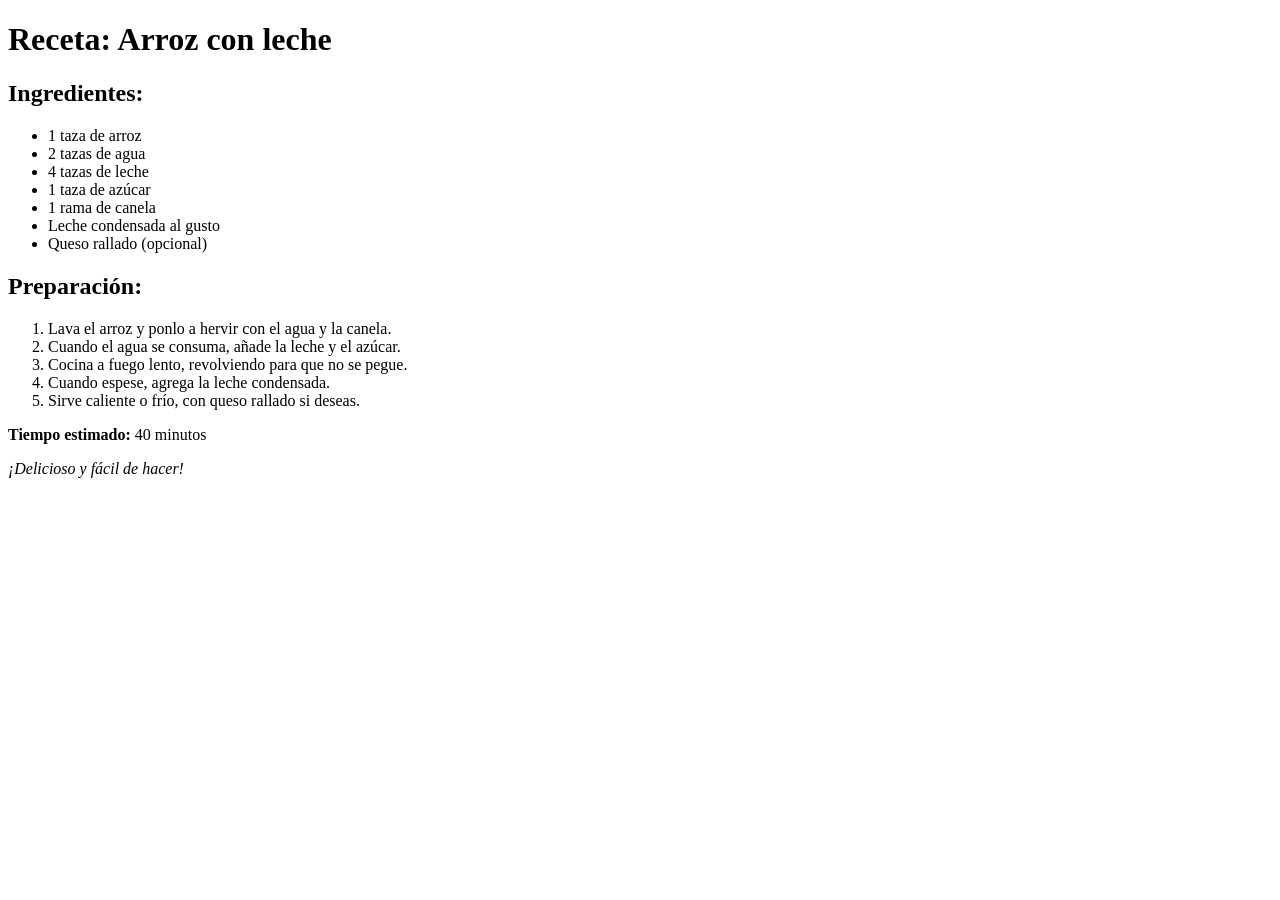
<file: EJERCICIO GITHUB/index.html>
<!DOCTYPE html>
<html lang="es">
<head>
  <meta charset="UTF-8">
  <title>Receta: Arroz con leche</title>
</head>
<body>
  <h1>Receta: Arroz con leche</h1>

  <h2>Ingredientes:</h2>
  <ul>
    <li>1 taza de arroz</li>
    <li>2 tazas de agua</li>
    <li>4 tazas de leche</li>
    <li>1 taza de azúcar</li>
    <li>1 rama de canela</li>
    <li>Leche condensada al gusto</li>
    <li>Queso rallado (opcional)</li>
  </ul>

  <h2>Preparación:</h2>
  <ol>
    <li>Lava el arroz y ponlo a hervir con el agua y la canela.</li>
    <li>Cuando el agua se consuma, añade la leche y el azúcar.</li>
    <li>Cocina a fuego lento, revolviendo para que no se pegue.</li>
    <li>Cuando espese, agrega la leche condensada.</li>
    <li>Sirve caliente o frío, con queso rallado si deseas.</li>
  </ol>

  <p><strong>Tiempo estimado:</strong> 40 minutos</p>
  <p><em>¡Delicioso y fácil de hacer!</em></p>
</body>
</html>
</file>
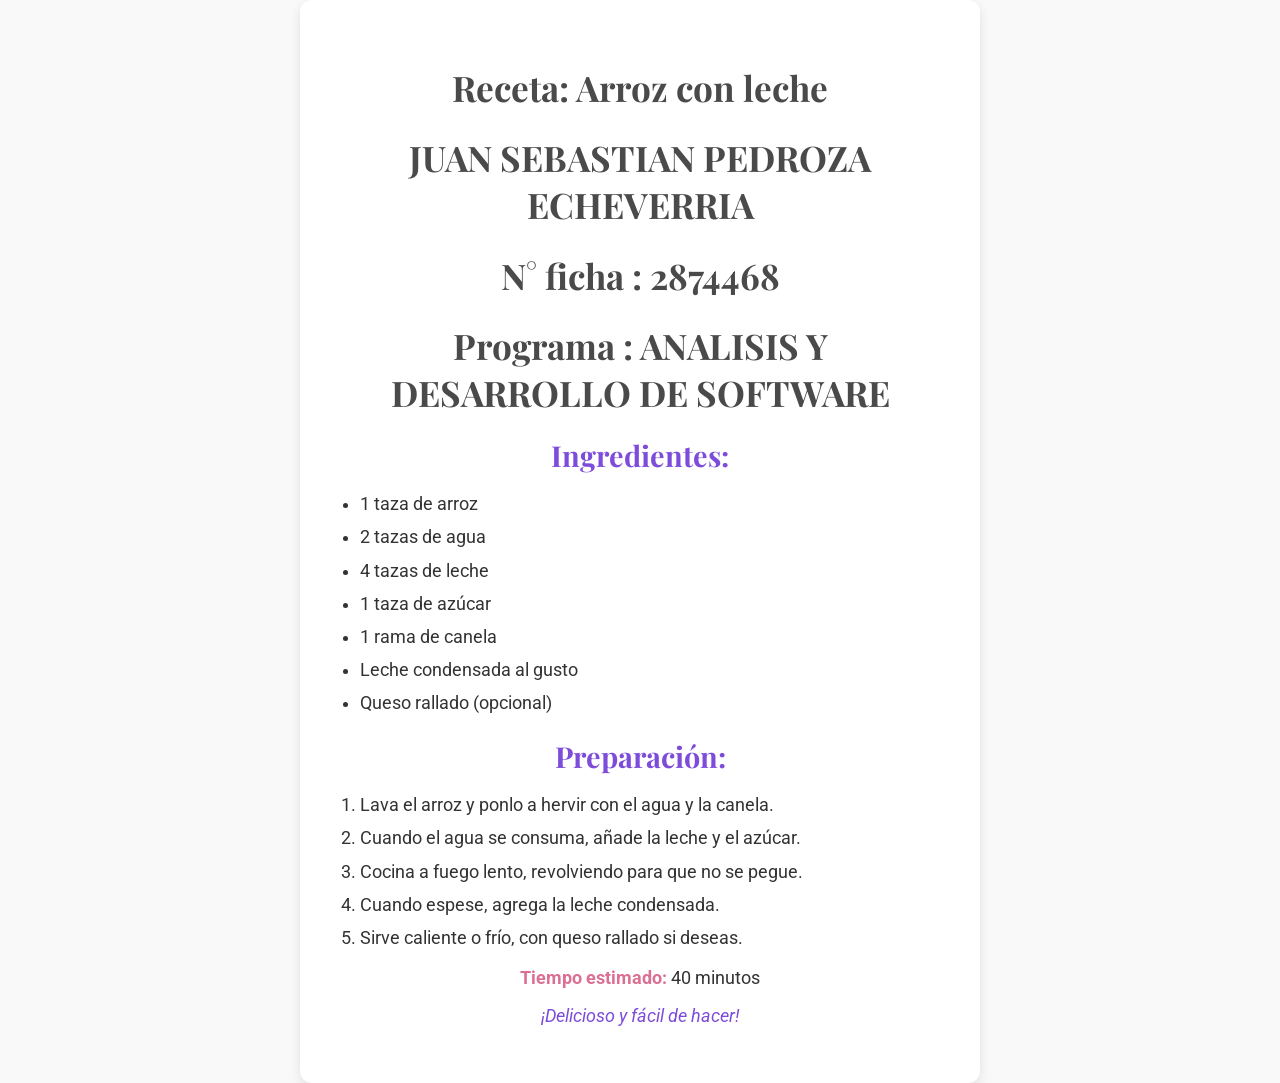
<file: src/templates/index.html>
<!DOCTYPE html>
<html lang="es">
<head>
  <meta charset="UTF-8">
  <link rel="stylesheet" href="../static/index.css">
  <title>Receta: Arroz con leche - JUAN SEBASTIAN PEDROZA ECHEVERRIA</title>
</head>
<body>
  <div> <!-- Este div es el contenedor principal -->
    <h1>Receta: Arroz con leche</h1>
    <h1>JUAN SEBASTIAN PEDROZA ECHEVERRIA</h1>
    <h1>N° ficha : 2874468</h1>
    <h1>Programa : ANALISIS Y DESARROLLO DE SOFTWARE</h1>

    <h2>Ingredientes:</h2>
    <ul>
      <li>1 taza de arroz</li>
      <li>2 tazas de agua</li>
      <li>4 tazas de leche</li>
      <li>1 taza de azúcar</li>
      <li>1 rama de canela</li>
      <li>Leche condensada al gusto</li>
      <li>Queso rallado (opcional)</li>
    </ul>

    <h2>Preparación:</h2>
    <ol>
      <li>Lava el arroz y ponlo a hervir con el agua y la canela.</li>
      <li>Cuando el agua se consuma, añade la leche y el azúcar.</li>
      <li>Cocina a fuego lento, revolviendo para que no se pegue.</li>
      <li>Cuando espese, agrega la leche condensada.</li>
      <li>Sirve caliente o frío, con queso rallado si deseas.</li>
    </ol>

    <p><strong>Tiempo estimado:</strong> 40 minutos</p>
    <p><em>¡Delicioso y fácil de hacer!</em></p>
  </div>
</body>
</html>
</file>
<file: src/static/index.css>
@import url('https://fonts.googleapis.com/css2?family=Playfair+Display:wght@400;700&family=Roboto:wght@300;400;700&display=swap');

body {
    font-family: 'Roboto', sans-serif;
    background-color: #f9f9f9;
    color: #333;
    margin: 0;
    padding: 0;
    display: flex;
    justify-content: center;
    align-items: center;
    min-height: 100vh;
}

h1 {
    font-family: 'Playfair Display', serif;
    color: #4a4a4a;
    font-size: 2.2em;
    margin-bottom: 10px;
    text-align: center;
}

h2 {
    font-family: 'Playfair Display', serif;
    color: #7d4cdb;
    font-size: 1.8em;
    margin-top: 20px;
    margin-bottom: 10px;
    text-align: center;
}

ul, ol {
    margin-left: 20px;
    padding-left: 0;
}

li {
    font-size: 1.1em;
    margin-bottom: 5px;
    line-height: 1.6;
}

p {
    font-size: 1.1em;
    margin-top: 15px;
    text-align: center;
}

/* Caja principal */
body > div {
    background-color: #ffffff;
    padding: 40px;
    border-radius: 12px;
    box-shadow: 0 4px 12px rgba(0, 0, 0, 0.1);
    max-width: 600px;
}

/* Resaltado de tiempo estimado */
strong {
    color: #db7093;
    font-weight: bold;
}

em {
    color: #7d4cdb;
    font-style: italic;
}
</file>
